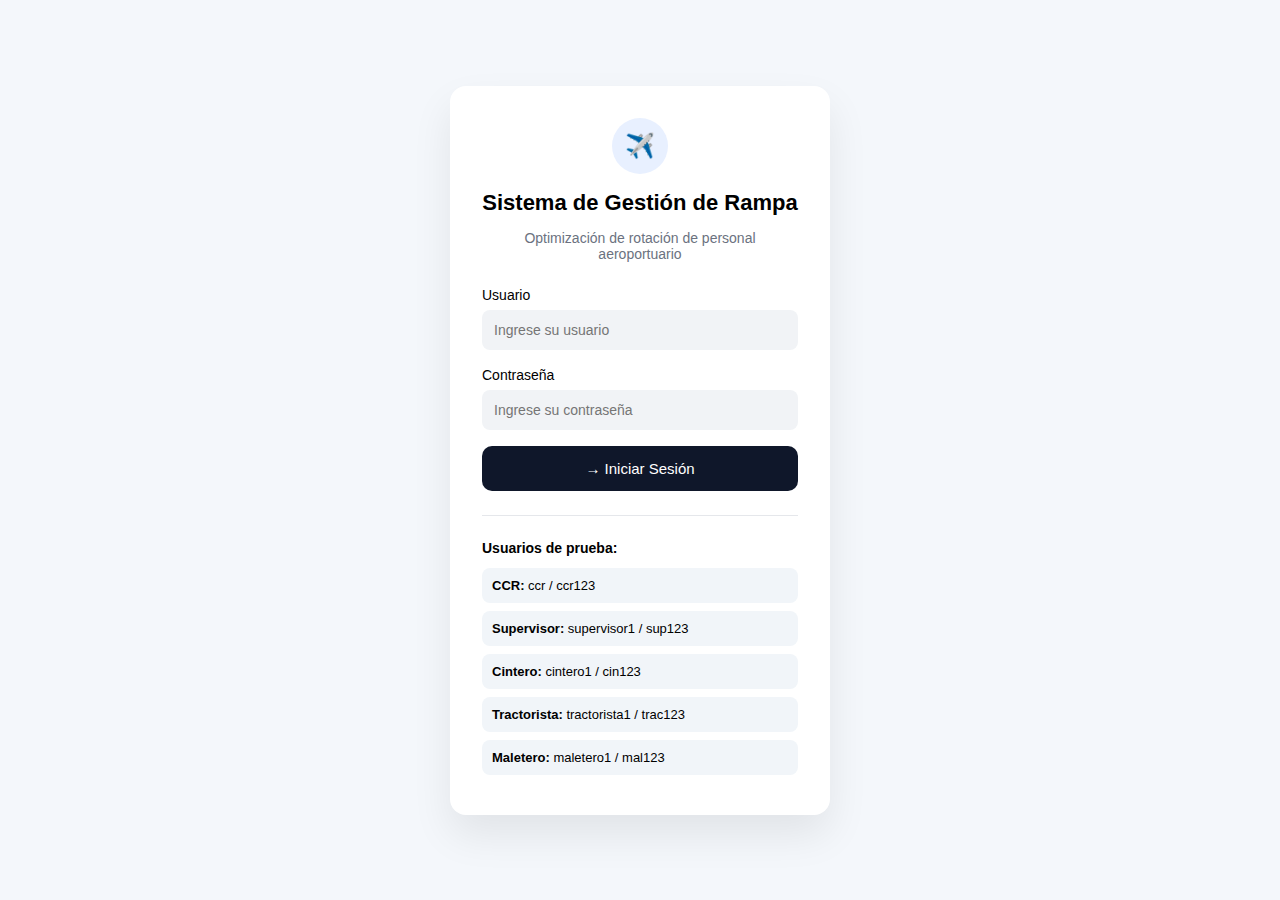
<file: Gestion-Aeroportuaria/frontend/index.html>
<!DOCTYPE html>
<html lang="es">
<head>
  <meta charset="UTF-8" />
  <title>Sistema de Gestión de Rampa</title>
  <link rel="stylesheet" href="css/styles.css">
  <meta name="viewport" content="width=device-width, initial-scale=1.0">
</head>
<body>

  <div class="login-container">
    <div class="login-card">

      <div class="icon">
        ✈️
      </div>

      <h1>Sistema de Gestión de Rampa</h1>
      <p class="subtitle">Optimización de rotación de personal aeroportuario</p>

      <form id="login-form">
        <label for="username">Usuario</label>
        <input type="text" id="username" placeholder="Ingrese su usuario" required>

        <label for="password">Contraseña</label>
        <input type="password" id="password" placeholder="Ingrese su contraseña" required>

        <button type="submit">
          → Iniciar Sesión
        </button>
      </form>

      <hr>

      <div class="test-users">
        <h3>Usuarios de prueba:</h3>
        <div class="user-box"><strong>CCR:</strong> ccr / ccr123</div>
        <div class="user-box"><strong>Supervisor:</strong> supervisor1 / sup123</div>
        <div class="user-box"><strong>Cintero:</strong> cintero1 / cin123</div>
        <div class="user-box"><strong>Tractorista:</strong> tractorista1 / trac123</div>
        <div class="user-box"><strong>Maletero:</strong> maletero1 / mal123</div>
      </div>

    </div>
  </div>

  <!-- JS SIEMPRE AL FINAL -->
  <script src="js/auth.js"></script>
</body>
</html>
</file>
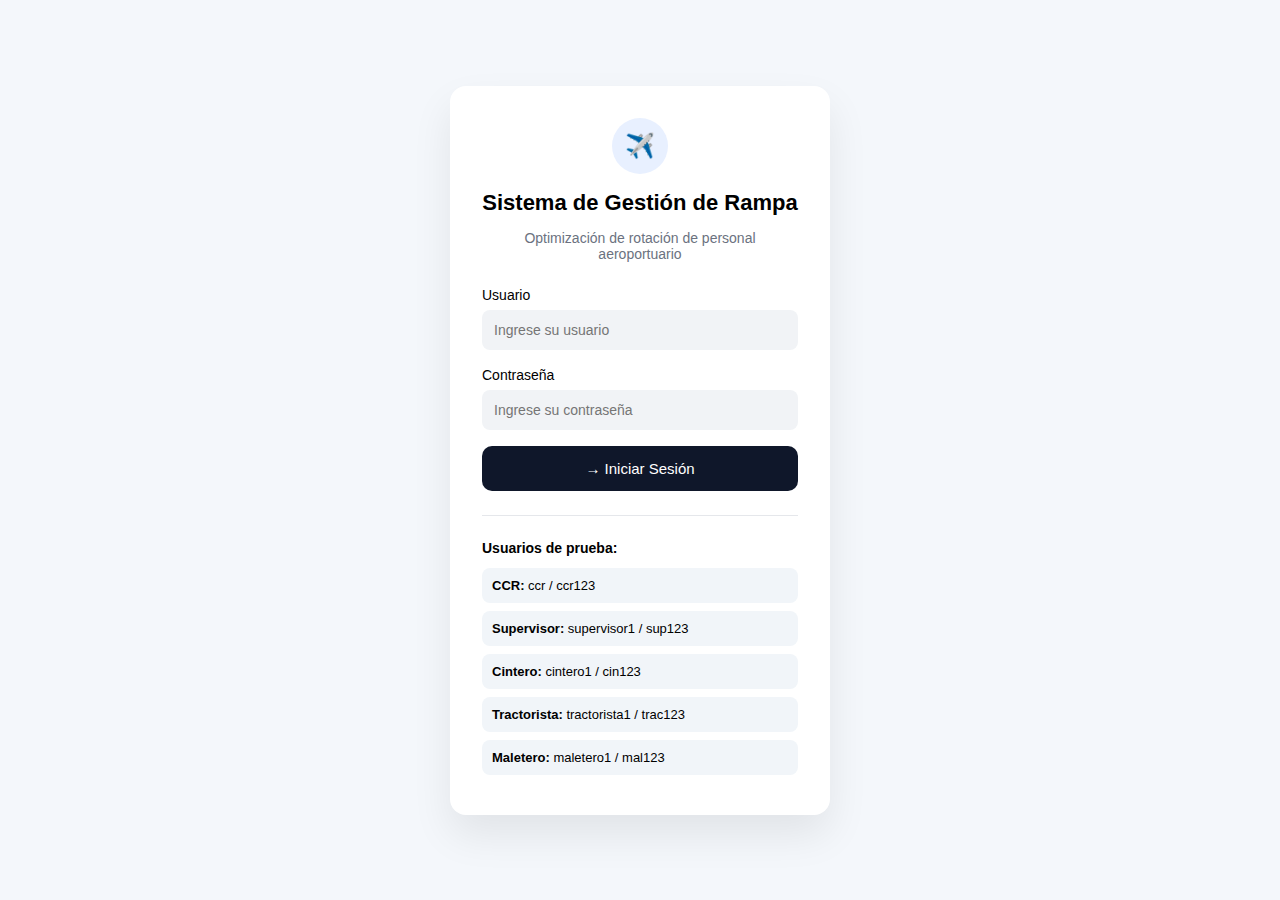
<file: Gestion-Aeroportuaria/frontend/ccr.html>
<!DOCTYPE html>
<html lang="es">
<head>
  <meta charset="UTF-8">
  <title>CCR - Gestión de Rampa</title>
</head>
<body>

  <h1>Panel CCR</h1>
  <p>Bienvenido al sistema</p>

  <button onclick="logout()">Cerrar sesión</button>

  <script>
    const role = localStorage.getItem("role");

    if (role !== "CCR") {
      window.location.href = "index.html";
    }

    function logout() {
      localStorage.clear();
      window.location.href = "index.html";
    }
  </script>

</body>
</html>
</file>
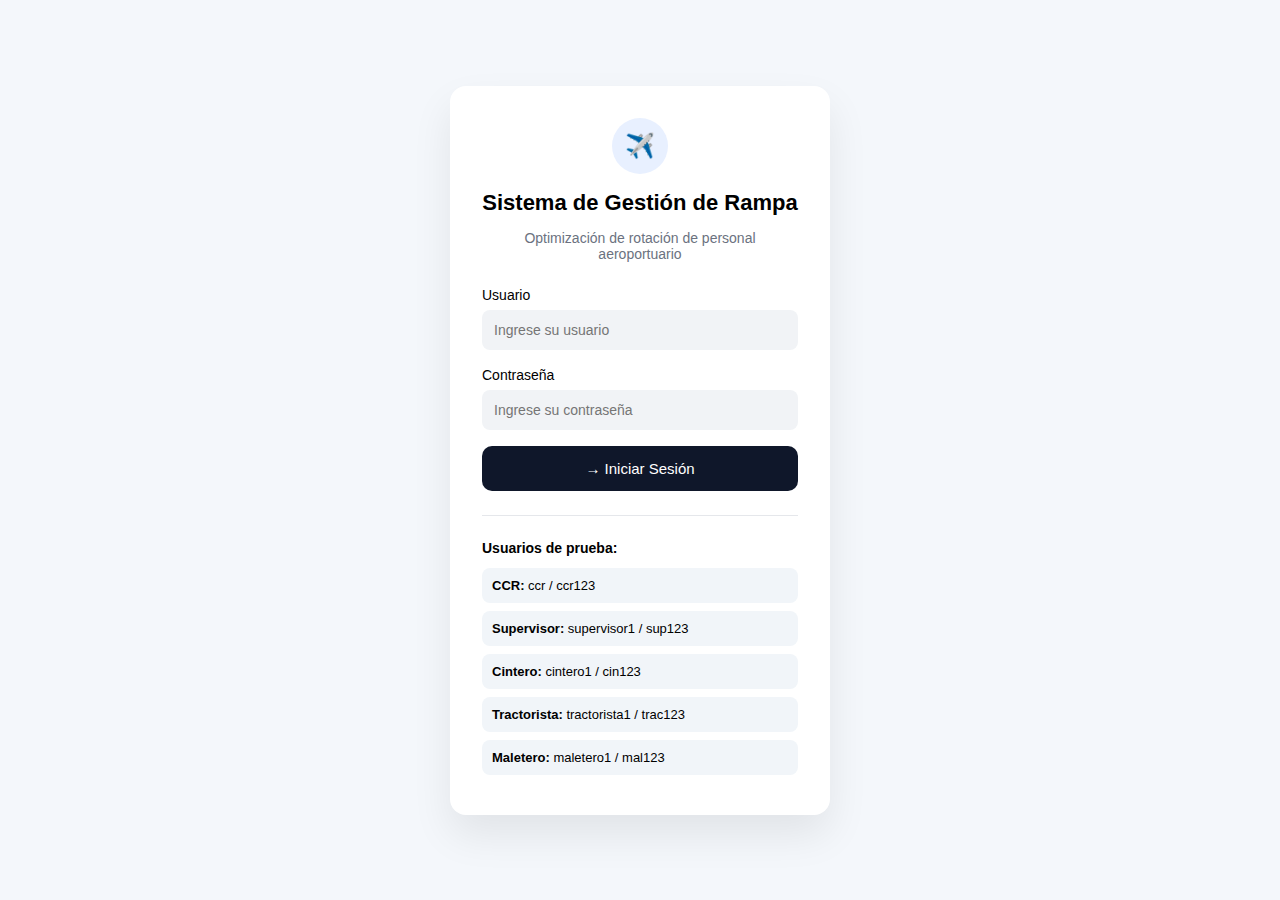
<file: Gestion-Aeroportuaria/frontend/cintero.html>
<!DOCTYPE html>
<html lang="en">
<head>
    <meta charset="UTF-8">
    <meta name="viewport" content="width=device-width, initial-scale=1.0">
    <title>Document</title>
</head>
<body>
    <h1>HOLA CINTERO</h1>

    <script>
  const role = localStorage.getItem("role");

  if (role !== "CINTERO") {
    window.location.href = "index.html";
  }
</script>

</body>
</html>
</file>
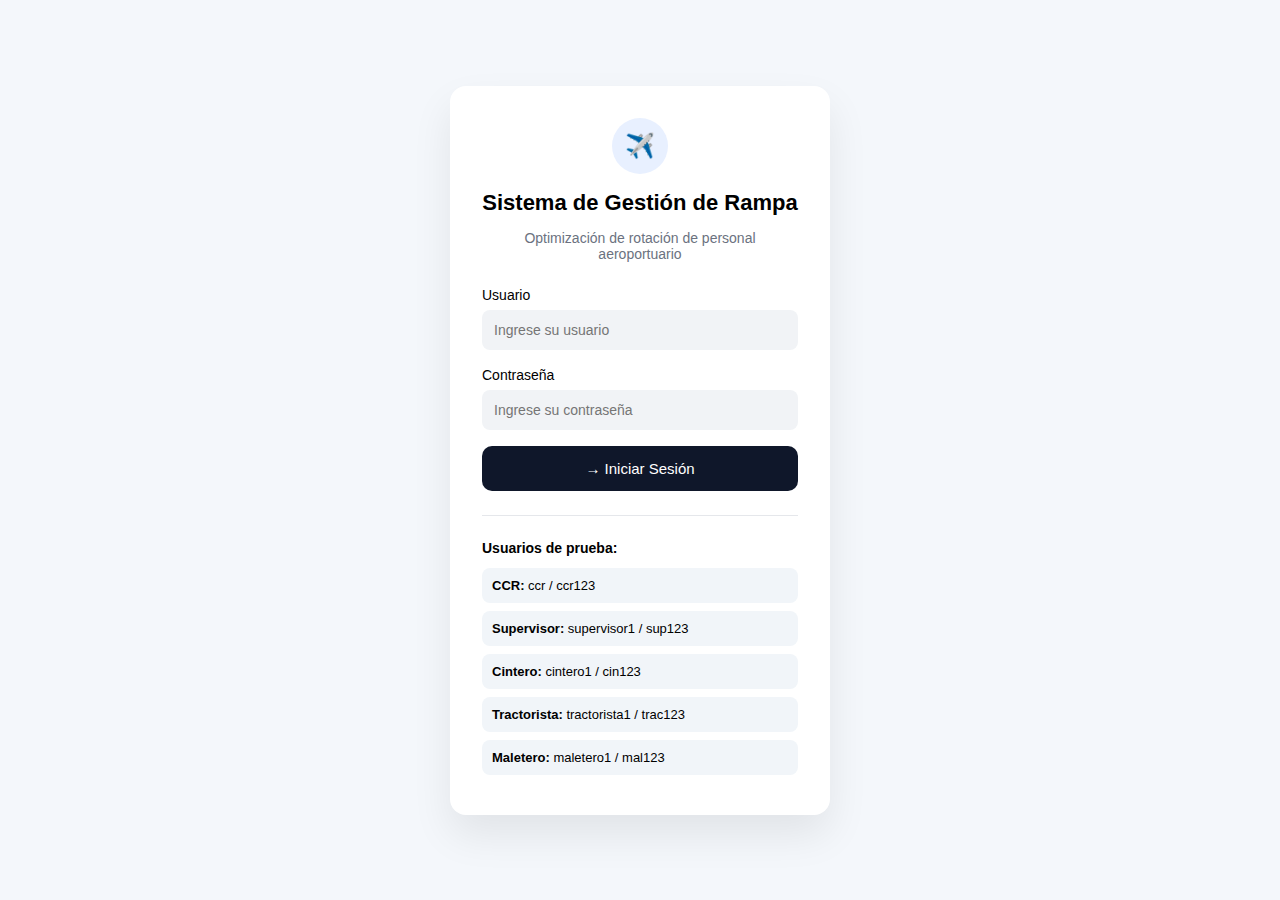
<file: Gestion-Aeroportuaria/frontend/maletero.html>
<!DOCTYPE html>
<html lang="en">
<head>
    <meta charset="UTF-8">
    <meta name="viewport" content="width=device-width, initial-scale=1.0">
    <title>Document</title>
</head>
<body>
    <h1>HOLA MALETERO</h1>

    <script>
  const role = localStorage.getItem("role");

  if (role !== "MALETERO") {
    window.location.href = "index.html";
  }
</script>

</body>
</html>
</file>
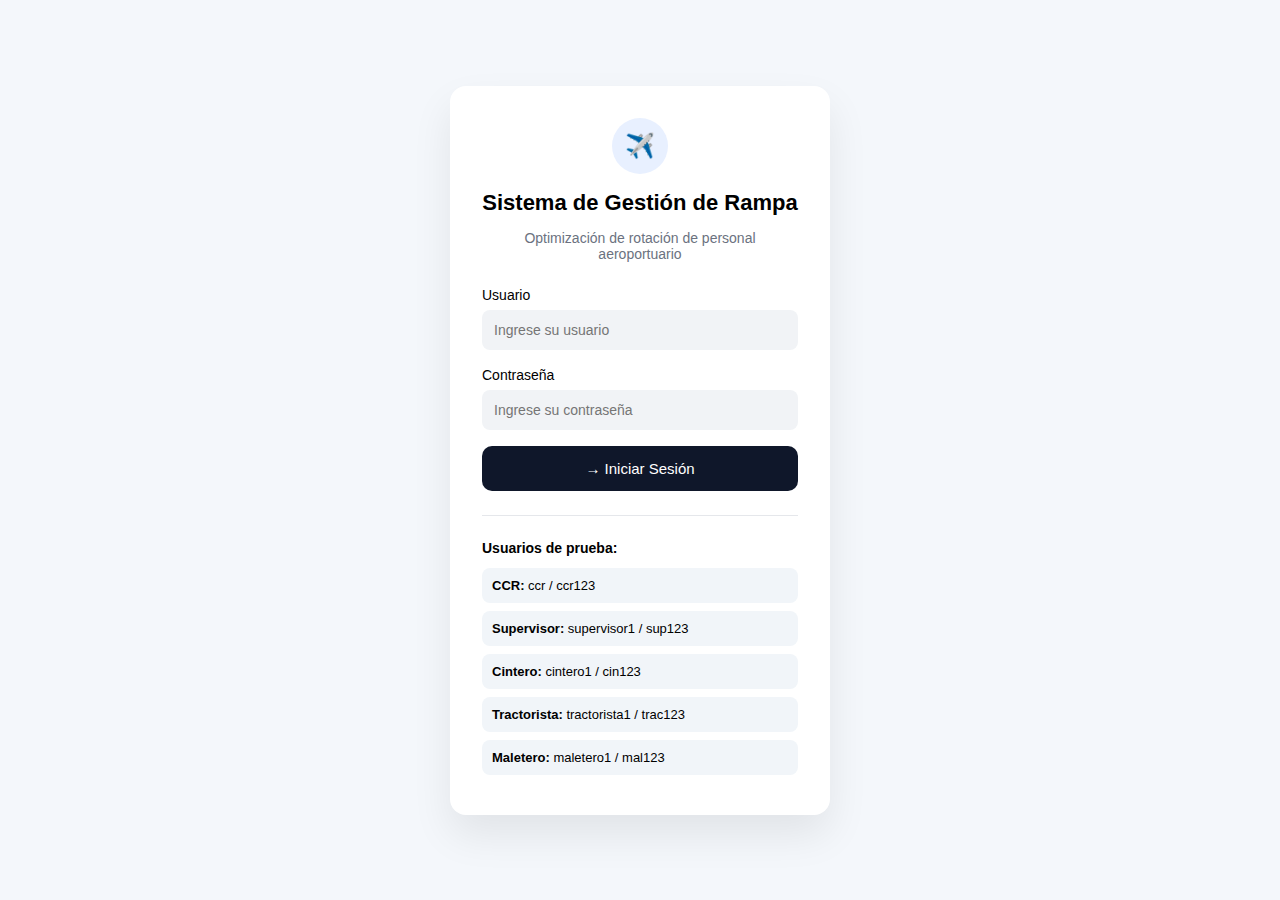
<file: Gestion-Aeroportuaria/frontend/supervisor.html>
<!DOCTYPE html>
<html lang="en">
<head>
    <meta charset="UTF-8">
    <meta name="viewport" content="width=device-width, initial-scale=1.0">
    <title>Document</title>
</head>
<body>
    <h1>HOLA SUPERVISOR</h1>

    <script>
  const role = localStorage.getItem("role");

  if (role !== "SUPERVISOR") {
    window.location.href = "index.html";
  }
</script>

</body>
</html>
</file>
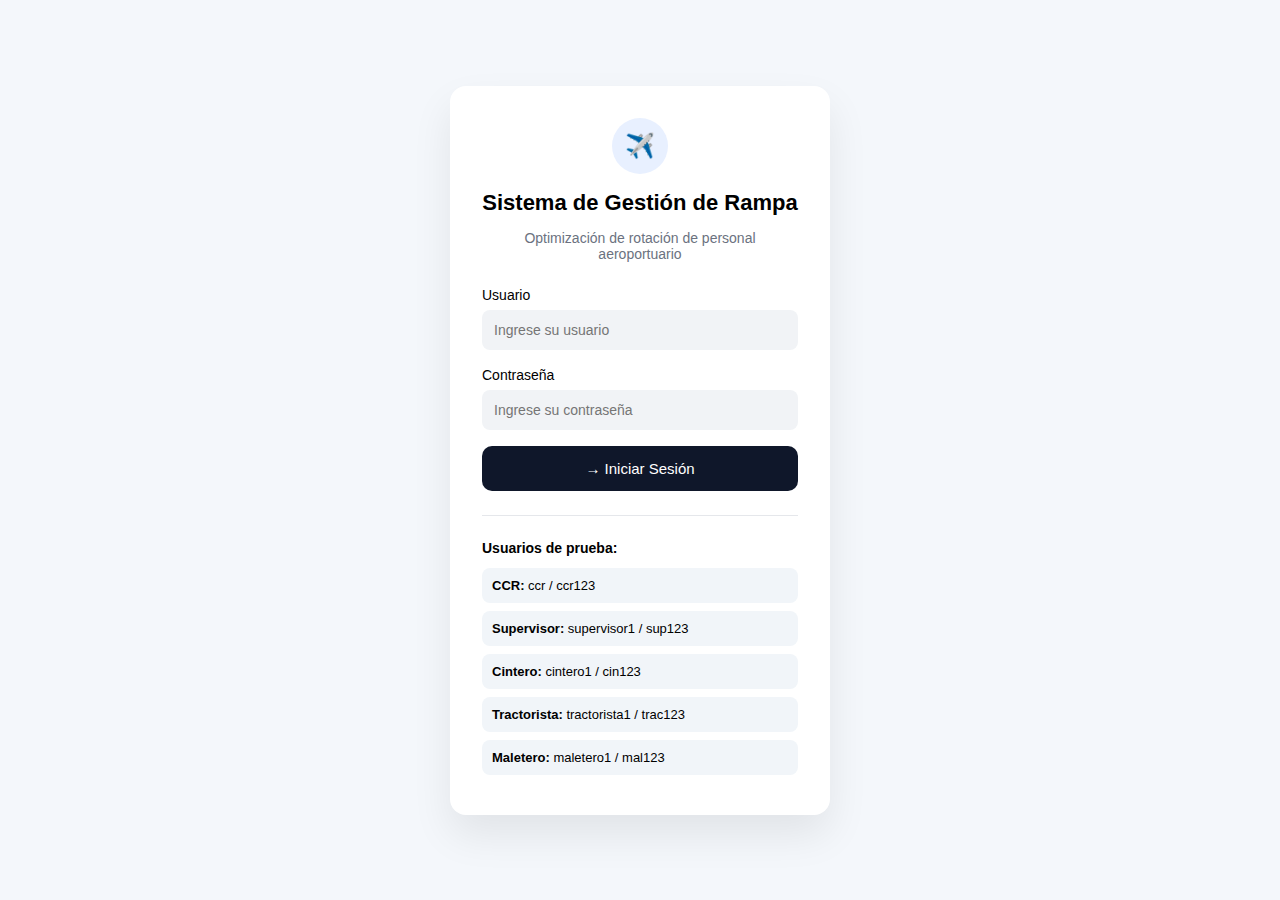
<file: Gestion-Aeroportuaria/frontend/tractorista.html>
<!DOCTYPE html>
<html lang="en">
<head>
    <meta charset="UTF-8">
    <meta name="viewport" content="width=device-width, initial-scale=1.0">
    <title>Document</title>
</head>
<body>
    <h1>HOLA TRACTORISTA</h1>

    <script>
  const role = localStorage.getItem("role");

  if (role !== "TRACTORISTA") {
    window.location.href = "index.html";
  }
</script>

</body>
</html>
</file>
<file: Gestion-Aeroportuaria/frontend/css/styles.css>
* {
  box-sizing: border-box;
  font-family: "Segoe UI", sans-serif;
}

body {
  margin: 0;
  background: #f4f7fb;
  height: 100vh;
  display: flex;
  align-items: center;
  justify-content: center;
}

.login-container {
  width: 100%;
  max-width: 420px;
  padding: 20px;
}

.login-card {
  background: #ffffff;
  border-radius: 16px;
  padding: 32px;
  box-shadow: 0 20px 40px rgba(0,0,0,0.08);
}

.icon {
  width: 56px;
  height: 56px;
  background: #e8f0ff;
  border-radius: 50%;
  display: flex;
  align-items: center;
  justify-content: center;
  font-size: 24px;
  margin: 0 auto 16px;
}

h1 {
  text-align: center;
  font-size: 22px;
  margin-bottom: 6px;
}

.subtitle {
  text-align: center;
  color: #6b7280;
  font-size: 14px;
  margin-bottom: 24px;
}

label {
  font-size: 14px;
  font-weight: 500;
}

input {
  width: 100%;
  padding: 12px;
  margin: 6px 0 16px;
  border-radius: 8px;
  border: none;
  background: #f1f3f6;
  font-size: 14px;
}

input:focus {
  outline: 2px solid #3b82f6;
}

button {
  width: 100%;
  padding: 14px;
  background: #0f172a;
  color: white;
  border: none;
  border-radius: 10px;
  font-size: 15px;
  cursor: pointer;
  transition: background 0.2s;
}

button:hover {
  background: #020617;
}

hr {
  border: none;
  border-top: 1px solid #e5e7eb;
  margin: 24px 0;
}

.test-users h3 {
  font-size: 14px;
  margin-bottom: 12px;
}

.user-box {
  background: #f1f5f9;
  padding: 10px;
  border-radius: 8px;
  font-size: 13px;
  margin-bottom: 8px;
}
</file>
